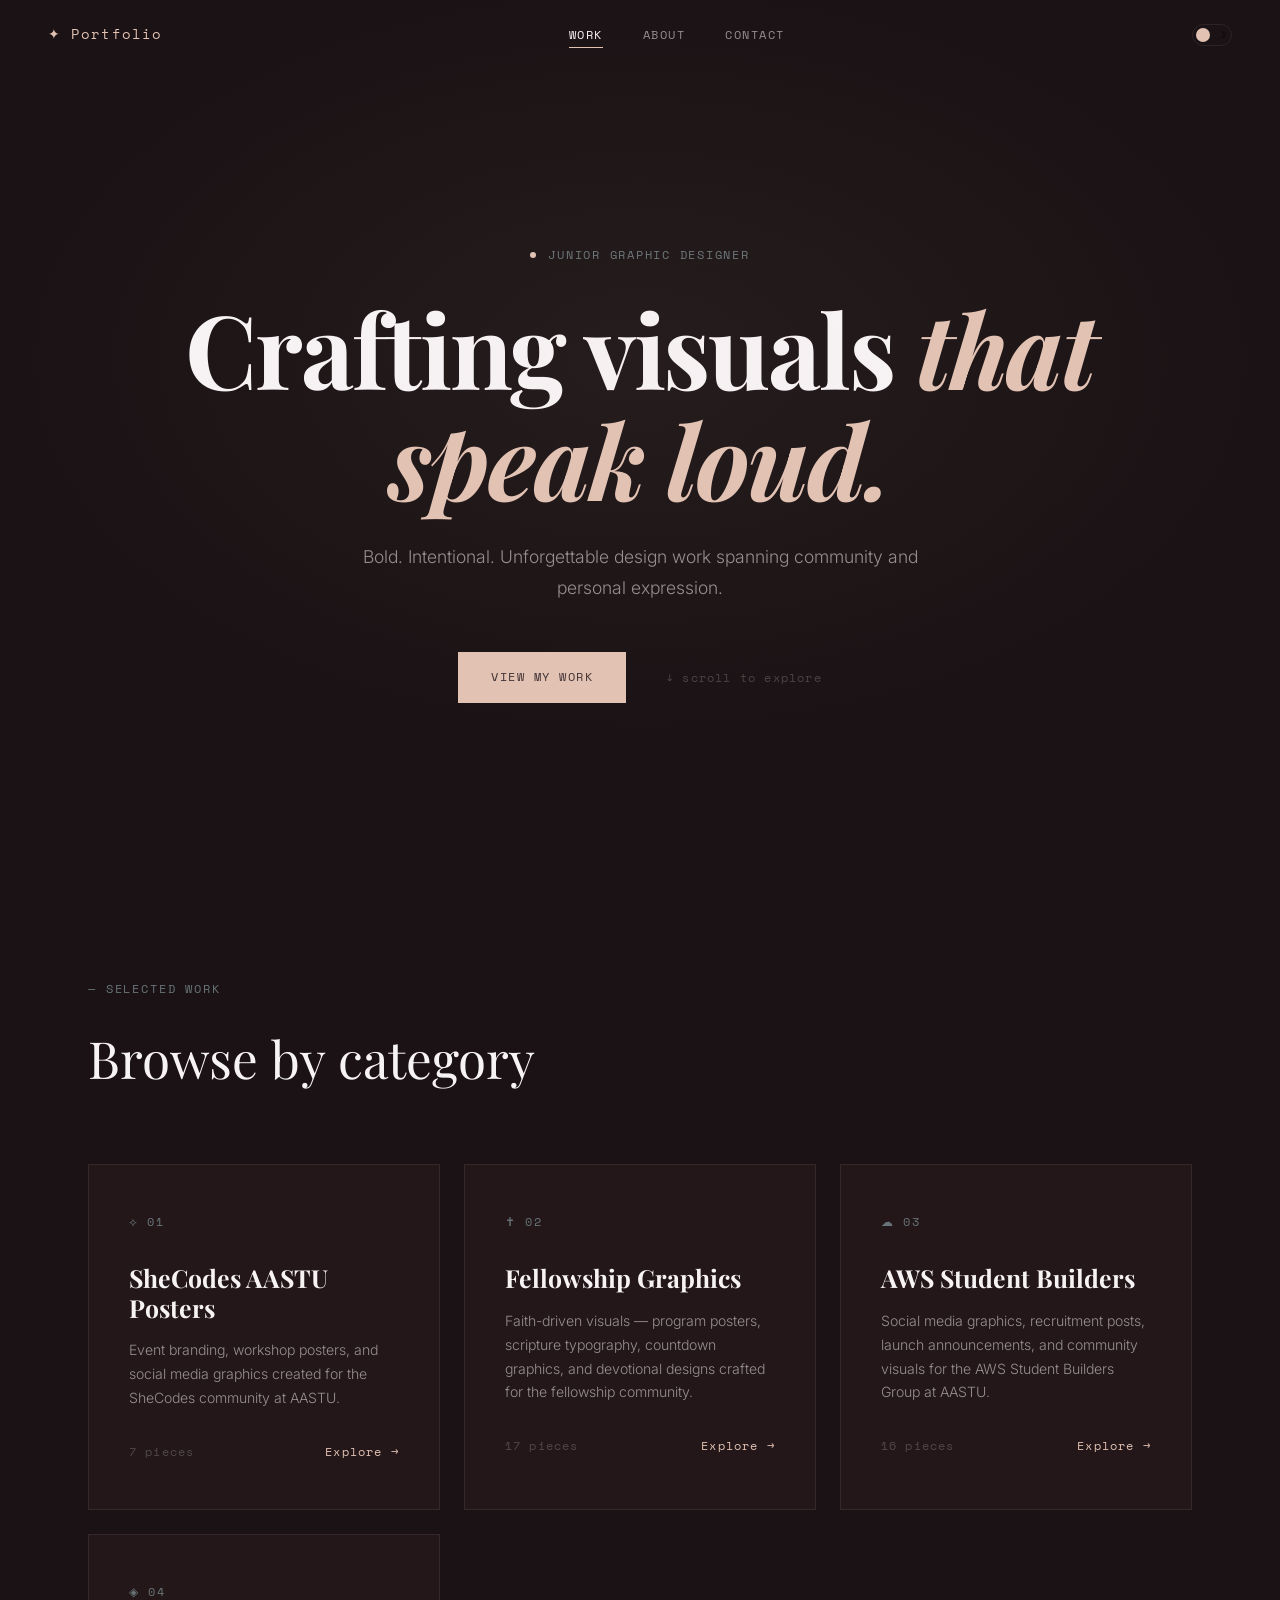
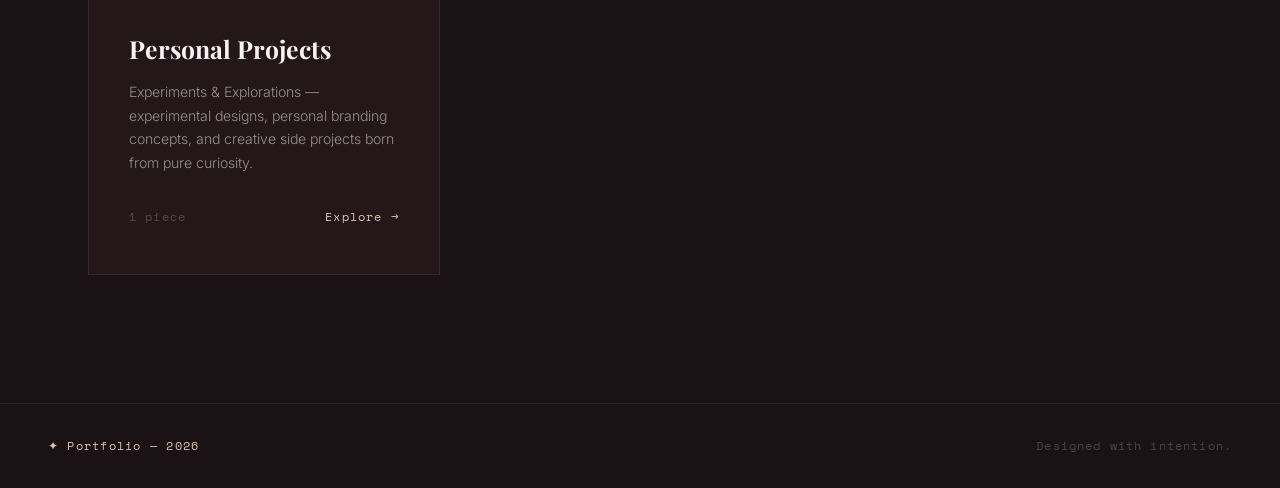
<file: index.html>
<!DOCTYPE html>
<html lang="en" data-theme="dark">
<head>
  <meta charset="UTF-8" />
  <meta name="viewport" content="width=device-width, initial-scale=1.0" />
  <title>Aster Teshome | Graphic Designer</title>
  <link rel="icon" type="image/webp" href="images/Favicon.webp" />
  <link rel="preconnect" href="https://fonts.googleapis.com" />
  <link rel="preconnect" href="https://fonts.gstatic.com" crossorigin />
  <link href="https://fonts.googleapis.com/css2?family=Playfair+Display:ital,wght@0,400;0,700;1,400&family=Space+Mono:wght@400;700&family=Inter:wght@300;400;500&display=swap" rel="stylesheet" />
  <link rel="stylesheet" href="pages/style.css" />
</head>
<body>

  <!-- NAV -->
  <nav class="nav" id="nav">
    <a href="index.html" class="nav-logo">✦ Portfolio</a>
    <div class="nav-links">
      <a href="index.html" class="nav-link active">Work</a>
      <a href="pages/about.html" class="nav-link">About</a>
      <a href="pages/contact.html" class="nav-link">Contact</a>
    </div>
    <div class="nav-right">
      <!-- Theme toggle -->
      <button class="theme-toggle" id="themeToggle" aria-label="Toggle light/dark mode">
        <span class="theme-toggle-icon theme-toggle-icon--dark">☽</span>
        <span class="theme-toggle-icon theme-toggle-icon--light">☀</span>
      </button>
      <!-- Mobile hamburger -->
      <button class="nav-toggle" id="navToggle" aria-label="Toggle menu">
        <span></span><span></span><span></span>
      </button>
    </div>
  </nav>

  <!-- HERO -->
  <section class="hero">
    <div class="hero-eyebrow">
      <span class="dot"></span>
      <span>Junior Graphic Designer</span>
    </div>
    <h1 class="hero-title">
      Crafting visuals <em>that speak loud.</em>
    </h1>
    <p class="hero-sub">
      Bold. Intentional. Unforgettable design work spanning community and personal expression.
    </p>
    <div class="hero-cta">
      <a href="#work" class="btn btn-primary">View My Work</a>
      <span class="scroll-hint">↓ scroll to explore</span>
    </div>
  </section>

  <!-- WORK SECTION -->
  <section class="work" id="work">
    <div class="section-label">— SELECTED WORK</div>
    <h2 class="section-title">Browse by category</h2>

    <div class="cards">

      <!-- Card 01 — SheCodes -->
      <a href="pages/shecodes.html" class="card">
        <div class="card-number">⟡ 01</div>
        <div class="card-content">
          <h3 class="card-title">SheCodes AASTU Posters</h3>
          <p class="card-desc">Event branding, workshop posters, and social media graphics created for the SheCodes community at AASTU.</p>
          <div class="card-meta">
            <span class="card-count">7 pieces</span>
            <span class="card-cta">Explore →</span>
          </div>
        </div>
      </a>

      <!-- Card 02 — Fellowship Graphics -->
      <a href="pages/fellowship.html" class="card">
        <div class="card-number">✝ 02</div>
        <div class="card-content">
          <h3 class="card-title">Fellowship Graphics</h3>
          <p class="card-desc">Faith-driven visuals — program posters, scripture typography, countdown graphics, and devotional designs crafted for the fellowship community.</p>
          <div class="card-meta">
            <span class="card-count">17 pieces</span>
            <span class="card-cta">Explore →</span>
          </div>
        </div>
      </a>

      <!-- Card 03 — AWS Student Builders -->
      <a href="pages/aws.html" class="card">
        <div class="card-number">☁ 03</div>
        <div class="card-content">
          <h3 class="card-title">AWS Student Builders</h3>
          <p class="card-desc">Social media graphics, recruitment posts, launch announcements, and community visuals for the AWS Student Builders Group at AASTU.</p>
          <div class="card-meta">
            <span class="card-count">16 pieces</span>
            <span class="card-cta">Explore →</span>
          </div>
        </div>
      </a>

      <!-- Card 04 — Personal -->
      <a href="pages/personal.html" class="card">
        <div class="card-number">◈ 04</div>
        <div class="card-content">
          <h3 class="card-title">Personal Projects</h3>
          <p class="card-desc">Experiments &amp; Explorations — experimental designs, personal branding concepts, and creative side projects born from pure curiosity.</p>
          <div class="card-meta">
            <span class="card-count">1 piece</span>
            <span class="card-cta">Explore →</span>
          </div>
        </div>
      </a>

    </div>
  </section>

  <!-- FOOTER -->
  <footer class="footer">
    <div class="footer-inner">
      <span class="footer-logo">✦ Portfolio — 2026</span>
      <span class="footer-tagline">Designed with intention.</span>
    </div>
  </footer>

  <script src="pages/script.js"></script>
</body>
</html>
</file>
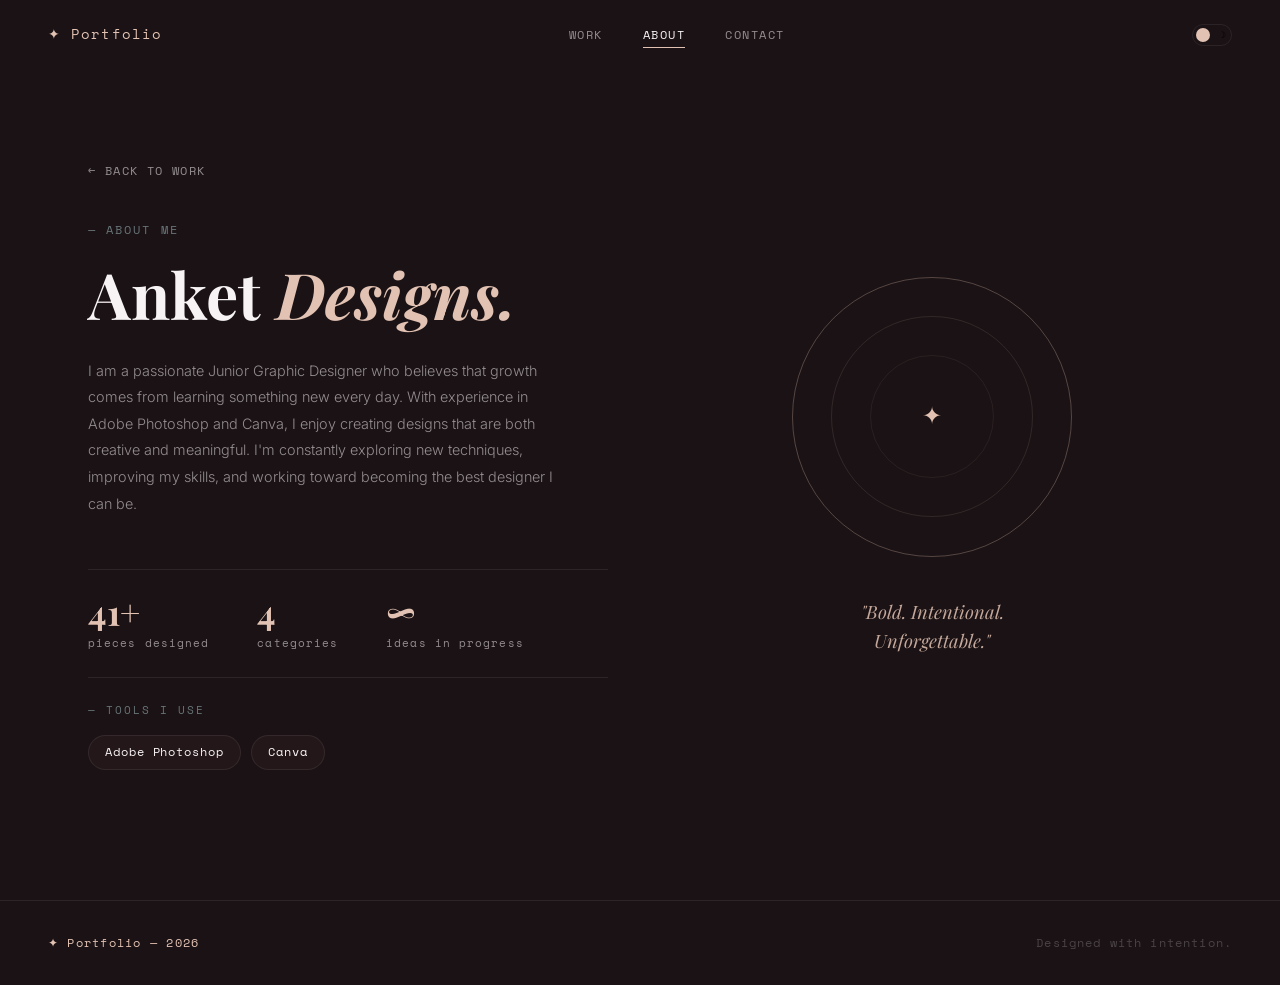
<file: pages/about.html>
<!DOCTYPE html>
<html lang="en">
<head>
  <meta charset="UTF-8" />
  <meta name="viewport" content="width=device-width, initial-scale=1.0" />
  <title>About | Aster Teshome</title>
  <link rel="icon" type="image/webp" href="../images/Favicon.webp" />
  <link rel="preconnect" href="https://fonts.googleapis.com" />
  <link rel="preconnect" href="https://fonts.gstatic.com" crossorigin />
  <link href="https://fonts.googleapis.com/css2?family=Playfair+Display:ital,wght@0,400;0,700;1,400&family=Space+Mono:wght@400;700&family=Inter:wght@300;400;500&display=swap" rel="stylesheet" />
  <link rel="stylesheet" href="style.css" />
  <link rel="stylesheet" href="about.css" />
</head>
<body>

  <!-- NAV -->
  <nav class="nav" id="nav">
    <a href="../index.html" class="nav-logo">✦ Portfolio</a>
    <div class="nav-links">
      <a href="../index.html" class="nav-link">Work</a>
      <a href="about.html" class="nav-link active">About</a>
      <a href="contact.html" class="nav-link">Contact</a>
    </div>
    <div class="nav-right">
      <button class="theme-toggle" id="themeToggle" aria-label="Toggle light/dark mode">
        <span class="theme-toggle-icon theme-toggle-icon--dark">☽</span>
        <span class="theme-toggle-icon theme-toggle-icon--light">☀</span>
      </button>
      <button class="nav-toggle" id="navToggle" aria-label="Toggle menu">
        <span></span><span></span><span></span>
      </button>
    </div>
  </nav>

  <!-- ABOUT HERO -->
  <section class="about-hero">

    <!-- Left column -->
    <div class="about-left">

      <a href="../index.html" class="page-back fade-in">← Back to work</a>

      <p class="about-eyebrow fade-in">— About me</p>

      <h1 class="about-headline fade-in">
        Anket <em>Designs.</em>
      </h1>

      <p class="about-bio fade-in">
        I am a passionate Junior Graphic Designer who believes that growth comes from learning something new every day. With experience in Adobe Photoshop and Canva, I enjoy creating designs that are both creative and meaningful. I'm constantly exploring new techniques, improving my skills, and working toward becoming the best designer I can be.
      </p>

      <!-- Stats -->
      <div class="about-rule fade-in"></div>

      <div class="about-stats fade-in">
        <div class="stat">
          <span class="stat-number">41+</span>
          <span class="stat-label">Pieces designed</span>
        </div>
        <div class="stat">
          <span class="stat-number">4</span>
          <span class="stat-label">Categories</span>
        </div>
        <div class="stat">
          <span class="stat-number">∞</span>
          <span class="stat-label">Ideas in progress</span>
        </div>
      </div>

      <div class="about-rule fade-in"></div>

      <!-- Tools -->
      <div class="about-tools fade-in">
        <p class="tools-label">— Tools I use</p>
        <div class="tools-list">
          <span class="tool-pill">Adobe Photoshop</span>
          <span class="tool-pill">Canva</span>
        </div>
      </div>

    </div>

    <!-- Right column -->
    <div class="about-right fade-in">
      <div class="about-orb">
        <div class="orb-ring orb-ring--1"></div>
        <div class="orb-ring orb-ring--2"></div>
        <div class="orb-ring orb-ring--3"></div>
        <span class="orb-star">✦</span>
      </div>
      <p class="about-quote">"Bold. Intentional.<br />Unforgettable."</p>
    </div>

  </section>

  <!-- FOOTER -->
  <footer class="footer">
    <div class="footer-inner">
      <span class="footer-logo">✦ Portfolio — 2026</span>
      <span class="footer-tagline">Designed with intention.</span>
    </div>
  </footer>

  <script src="script.js"></script>
  <script src="about.js"></script>
</body>
</html>
</file>
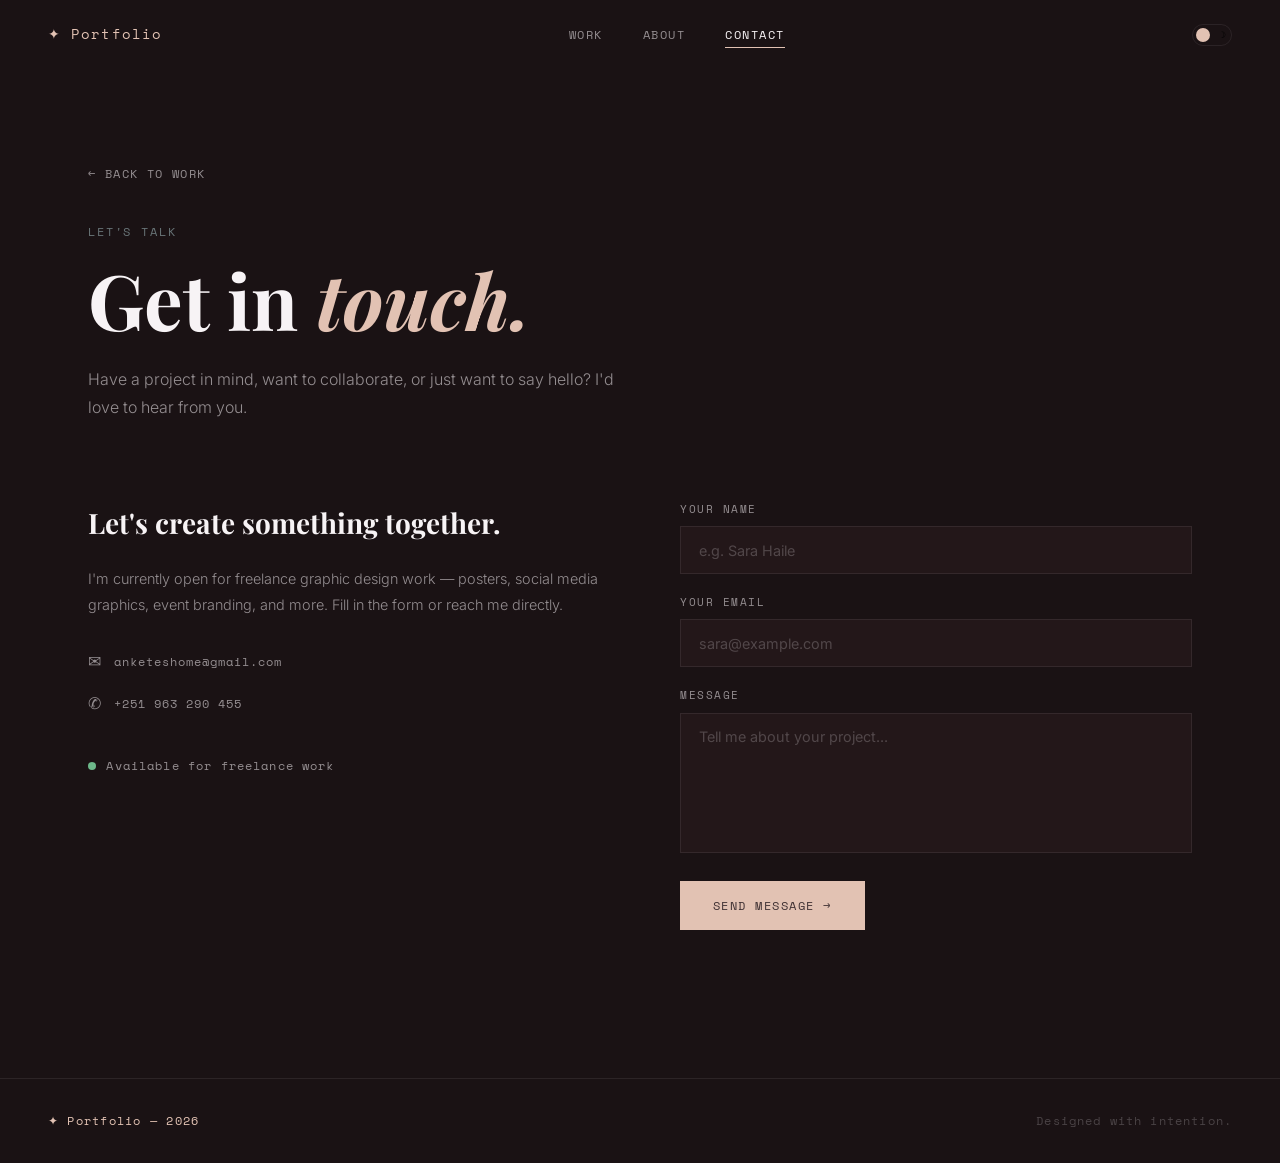
<file: pages/contact.html>
<!DOCTYPE html>
<html lang="en">
<head>
  <meta charset="UTF-8" />
  <meta name="viewport" content="width=device-width, initial-scale=1.0" />
  <title>Contact | Aster Teshome</title>
  <link rel="icon" type="image/webp" href="../images/Favicon.webp" />
  <link rel="preconnect" href="https://fonts.googleapis.com" />
  <link rel="preconnect" href="https://fonts.gstatic.com" crossorigin />
  <link href="https://fonts.googleapis.com/css2?family=Playfair+Display:ital,wght@0,400;0,700;1,400&family=Space+Mono:wght@400;700&family=Inter:wght@300;400;500&display=swap" rel="stylesheet" />
  <link rel="stylesheet" href="style.css" />
  <link rel="stylesheet" href="contact.css" />
</head>
<body>

  <!-- NAV -->
  <nav class="nav" id="nav">
    <a href="../index.html" class="nav-logo">✦ Portfolio</a>
    <div class="nav-links">
      <a href="../index.html" class="nav-link">Work</a>
      <a href="about.html" class="nav-link">About</a>
      <a href="contact.html" class="nav-link active">Contact</a>
    </div>
    <div class="nav-right">
      <button class="theme-toggle" id="themeToggle" aria-label="Toggle light/dark mode">
        <span class="theme-toggle-icon theme-toggle-icon--dark">☽</span>
        <span class="theme-toggle-icon theme-toggle-icon--light">☀</span>
      </button>
      <button class="nav-toggle" id="navToggle" aria-label="Toggle menu">
        <span></span><span></span><span></span>
      </button>
    </div>
  </nav>

  <!-- PAGE HEADER -->
  <header class="page-header">
    <a href="../index.html" class="page-back fade-in">← Back to work</a>
    <p class="page-eyebrow fade-in">Let's talk</p>
    <h1 class="page-title fade-in">Get in <em>touch.</em></h1>
    <p class="page-desc fade-in">
      Have a project in mind, want to collaborate, or just want to say hello? I'd love to hear from you.
    </p>
  </header>

  <!-- CONTACT CONTENT -->
  <section class="contact-grid">

    <!-- Left — info -->
    <div class="contact-info fade-in">
      <h2>Let's create something together.</h2>
      <p>
        I'm currently open for freelance graphic design work — posters, social media graphics, event branding, and more. Fill in the form or reach me directly.
      </p>

      <div class="contact-links">
        <a href="mailto:anketeshome@gmail.com" class="contact-link">
          <span class="contact-link-icon">✉</span>
          anketeshome@gmail.com
        </a>
        <a href="tel:+251963290455" class="contact-link">
          <span class="contact-link-icon">✆</span>
          +251 963 290 455
        </a>
      </div>

      <div class="contact-availability">
        <span class="avail-dot"></span>
        <span>Available for freelance work</span>
      </div>
    </div>

    <!-- Right — form -->
    <div class="contact-form-wrap fade-in">
      <form id="contact-form" novalidate>

        <div class="form-group">
          <label for="name">Your Name</label>
          <input type="text" id="name" name="name"
                 placeholder="e.g. Sara Haile" required />
        </div>

        <div class="form-group">
          <label for="email">Your Email</label>
          <input type="email" id="email" name="email"
                 placeholder="sara@example.com" required />
        </div>

        <div class="form-group">
          <label for="message">Message</label>
          <textarea id="message" name="message"
                    placeholder="Tell me about your project..." required></textarea>
        </div>

        <div class="form-submit">
          <button type="submit" class="btn btn-primary" id="submitBtn">
            Send Message →
          </button>
        </div>

        <!-- Toast confirmation -->
        <div class="form-toast" id="formToast" aria-live="polite"></div>

      </form>
    </div>

  </section>

  <!-- FOOTER -->
  <footer class="footer">
    <div class="footer-inner">
      <span class="footer-logo">✦ Portfolio — 2026</span>
      <span class="footer-tagline">Designed with intention.</span>
    </div>
  </footer>

  <script src="script.js"></script>
  <script src="contact.js"></script>
</body>
</html>
</file>
<file: pages/style.css>
/* =============================================
   ASTER TESHOME — GRAPHIX PORTFOLIO
   Global Styles
   ============================================= */

*, *::before, *::after {
  box-sizing: border-box;
  margin: 0;
  padding: 0;
}

/* ── DARK MODE (default) ── */
:root {
  --bg: #1a1214;
  --bg-2: #201618;
  --bg-card: #231719;
  --border: rgba(247, 243, 245, 0.08);
  --border-hover: rgba(226, 194, 179, 0.45);
  --cream: #F7F3F5;
  --blush: #E2C2B3;
  --slate: #687477;
  --dark: #403234;
  --white: #F7F3F5;
  --white-dim: rgba(247, 243, 245, 0.55);
  --white-faint: rgba(247, 243, 245, 0.22);
  --accent: #E2C2B3;
  --accent-dark: #c9a08e;
  --nav-scrolled-bg: rgba(26, 18, 20, 0.92);
  --card-hover-bg: #2a1d1f;
  --mobile-nav-bg: #1a1214;
  --font-serif: 'Playfair Display', Georgia, serif;
  --font-mono: 'Space Mono', 'Courier New', monospace;
  --font-sans: 'Inter', system-ui, sans-serif;
  --radius: 2px;
  --transition: 0.35s cubic-bezier(0.4, 0, 0.2, 1);
}

/* ── LIGHT MODE ── */
[data-theme="light"] {
  --bg: #e8e0dd;
  --bg-2: #dfd6d2;
  --bg-card: #d6ccc8;
  --border: rgba(64, 50, 52, 0.12);
  --border-hover: rgba(202, 162, 150, 0.45);
  --cream: #2a1a1c;
  --blush: #CAA296;
  --slate: #687477;
  --dark: #e8e0dd;
  --white: #2a1a1c;
  --white-dim: rgba(42, 26, 28, 0.6);
  --white-faint: rgba(42, 26, 28, 0.35);
  --accent: #CAA296;
  --accent-dark: #a8796a;
  --nav-scrolled-bg: rgba(232, 224, 221, 0.92);
  --card-hover-bg: #cec3be;
  --mobile-nav-bg: #e8e0dd;
}

html {
  scroll-behavior: smooth;
}

body {
  background-color: var(--bg);
  color: var(--white);
  font-family: var(--font-sans);
  font-weight: 300;
  line-height: 1.6;
  min-height: 100vh;
  overflow-x: hidden;
}

a {
  color: inherit;
  text-decoration: none;
}

img {
  display: block;
  max-width: 100%;
}

/* =============================================
   SCROLLBAR
   ============================================= */
::-webkit-scrollbar { width: 6px; }
::-webkit-scrollbar-track { background: var(--bg); }
::-webkit-scrollbar-thumb { background: var(--slate); border-radius: 3px; }

/* =============================================
   NAV
   ============================================= */
.nav {
  position: fixed;
  top: 0;
  left: 0;
  right: 0;
  z-index: 100;
  display: flex;
  align-items: center;
  justify-content: space-between;
  padding: 1.5rem 3rem;
  background: transparent;
  transition: background var(--transition), padding var(--transition);
}

.nav.scrolled {
  background: var(--nav-scrolled-bg);
  backdrop-filter: blur(12px);
  -webkit-backdrop-filter: blur(12px);
  padding: 1rem 3rem;
  border-bottom: 1px solid var(--border);
}

.nav-logo {
  font-family: var(--font-mono);
  font-size: 0.85rem;
  letter-spacing: 0.08em;
  color: var(--accent);
  transition: opacity var(--transition);
}
.nav-logo:hover { opacity: 0.7; }

.nav-links {
  display: flex;
  gap: 2.5rem;
}

.nav-link {
  font-family: var(--font-mono);
  font-size: 0.78rem;
  letter-spacing: 0.12em;
  text-transform: uppercase;
  color: var(--white-dim);
  transition: color var(--transition);
  position: relative;
}
.nav-link::after {
  content: '';
  position: absolute;
  bottom: -3px;
  left: 0;
  width: 0;
  height: 1px;
  background: var(--accent);
  transition: width var(--transition);
}
.nav-link:hover,
.nav-link.active {
  color: var(--white);
}
.nav-link:hover::after,
.nav-link.active::after {
  width: 100%;
}

/* Right-side nav cluster: toggle + hamburger */
.nav-right {
  display: flex;
  align-items: center;
  gap: 1rem;
}

.nav-toggle {
  display: none;
  flex-direction: column;
  gap: 5px;
  background: none;
  border: none;
  cursor: pointer;
  padding: 4px;
}
.nav-toggle span {
  display: block;
  width: 24px;
  height: 1px;
  background: var(--white);
  transition: transform var(--transition), opacity var(--transition);
}

/* =============================================
   HERO
   ============================================= */
.hero {
  min-height: 100vh;
  display: flex;
  flex-direction: column;
  justify-content: center;
  align-items: center;
  text-align: center;
  padding: 8rem 3rem 5rem;
  position: relative;
}

.hero::before {
  content: '';
  position: absolute;
  inset: 0;
  background: radial-gradient(ellipse 70% 60% at 50% 40%, rgba(226, 194, 179, 0.06) 0%, transparent 70%);
  pointer-events: none;
}

.hero-eyebrow {
  display: flex;
  align-items: center;
  gap: 0.75rem;
  font-family: var(--font-mono);
  font-size: 0.78rem;
  letter-spacing: 0.14em;
  text-transform: uppercase;
  color: var(--slate);
  margin-bottom: 1.75rem;
}
.dot {
  width: 6px;
  height: 6px;
  border-radius: 50%;
  background: var(--accent);
  flex-shrink: 0;
  animation: pulse 2.5s ease-in-out infinite;
}
@keyframes pulse {
  0%, 100% { opacity: 1; transform: scale(1); }
  50% { opacity: 0.4; transform: scale(0.7); }
}

.hero-title {
  font-family: var(--font-serif);
  font-size: clamp(3rem, 8vw, 7.5rem);
  font-weight: 700;
  line-height: 1.08;
  letter-spacing: -0.02em;
  color: var(--cream);
  margin-bottom: 1.75rem;
  max-width: 14ch;
}
.hero-title em {
  font-style: italic;
  color: var(--blush);
}

.hero-sub {
  font-size: clamp(0.95rem, 1.5vw, 1.1rem);
  color: var(--white-dim);
  line-height: 1.75;
  max-width: 52ch;
  margin-bottom: 3rem;
}

.hero-cta {
  display: flex;
  align-items: center;
  justify-content: center;
  gap: 2.5rem;
}

.btn {
  display: inline-block;
  font-family: var(--font-mono);
  font-size: 0.78rem;
  letter-spacing: 0.12em;
  text-transform: uppercase;
  padding: 0.9rem 2rem;
  border: 1px solid;
  transition: background var(--transition), color var(--transition), border-color var(--transition);
  cursor: pointer;
}

.btn-primary {
  background: var(--blush);
  color: var(--dark);
  border-color: var(--blush);
}
.btn-primary:hover {
  background: transparent;
  color: var(--blush);
}

.btn-secondary {
  background: transparent;
  color: var(--white);
  border-color: var(--border);
}
.btn-secondary:hover {
  border-color: var(--blush);
  color: var(--blush);
}

.scroll-hint {
  font-family: var(--font-mono);
  font-size: 0.75rem;
  letter-spacing: 0.1em;
  color: var(--white-faint);
}

/* =============================================
   WORK SECTION
   ============================================= */
.work {
  padding: 5rem 3rem 8rem;
  max-width: 1200px;
  margin: 0 auto;
}

.section-label {
  font-family: var(--font-mono);
  font-size: 0.72rem;
  letter-spacing: 0.16em;
  text-transform: uppercase;
  color: var(--slate);
  margin-bottom: 1.2rem;
}

.section-title {
  font-family: var(--font-serif);
  font-size: clamp(2rem, 4vw, 3.2rem);
  font-weight: 400;
  color: var(--cream);
  margin-bottom: 4rem;
}

.cards {
  display: grid;
  grid-template-columns: repeat(auto-fit, minmax(320px, 1fr));
  gap: 1.5rem;
}

.card {
  display: block;
  background: var(--bg-card);
  border: 1px solid var(--border);
  padding: 3rem 2.5rem;
  transition: border-color var(--transition), background var(--transition), transform var(--transition);
  position: relative;
  overflow: hidden;
}
.card::before {
  content: '';
  position: absolute;
  bottom: 0;
  left: 0;
  right: 0;
  height: 2px;
  background: var(--blush);
  transform: scaleX(0);
  transform-origin: left;
  transition: transform var(--transition);
}
.card:hover {
  border-color: var(--border-hover);
  background: var(--card-hover-bg);
  transform: translateY(-4px);
}
.card:hover::before {
  transform: scaleX(1);
}

.card-number {
  font-family: var(--font-mono);
  font-size: 0.72rem;
  letter-spacing: 0.14em;
  color: var(--slate);
  margin-bottom: 2rem;
}

.card-title {
  font-family: var(--font-serif);
  font-size: 1.55rem;
  font-weight: 700;
  color: var(--cream);
  line-height: 1.2;
  margin-bottom: 1rem;
}

.card-desc {
  font-size: 0.88rem;
  color: var(--white-dim);
  line-height: 1.7;
  margin-bottom: 2rem;
}

.card-meta {
  display: flex;
  justify-content: space-between;
  align-items: center;
}

.card-count {
  font-family: var(--font-mono);
  font-size: 0.72rem;
  letter-spacing: 0.1em;
  color: var(--white-faint);
}

.card-cta {
  font-family: var(--font-mono);
  font-size: 0.75rem;
  letter-spacing: 0.1em;
  color: var(--blush);
  transition: letter-spacing var(--transition);
}
.card:hover .card-cta {
  letter-spacing: 0.18em;
}

/* =============================================
   FOOTER
   ============================================= */
.footer {
  border-top: 1px solid var(--border);
  padding: 2rem 3rem;
}
.footer-inner {
  max-width: 1200px;
  margin: 0 auto;
  display: flex;
  justify-content: space-between;
  align-items: center;
}
.footer-logo {
  font-family: var(--font-mono);
  font-size: 0.78rem;
  letter-spacing: 0.1em;
  color: var(--blush);
}
.footer-tagline {
  font-family: var(--font-mono);
  font-size: 0.72rem;
  letter-spacing: 0.1em;
  color: var(--white-faint);
}

/* =============================================
   PAGE HEADER (shared across sub-pages)
   ============================================= */
.page-header {
  padding: 10rem 3rem 5rem;
  max-width: 1200px;
  margin: 0 auto;
}
.page-back {
  display: inline-flex;
  align-items: center;
  gap: 0.5rem;
  font-family: var(--font-mono);
  font-size: 0.72rem;
  letter-spacing: 0.12em;
  text-transform: uppercase;
  color: var(--white-dim);
  margin-bottom: 2.5rem;
  transition: color var(--transition);
}
.page-back:hover { color: var(--blush); }

.page-eyebrow {
  font-family: var(--font-mono);
  font-size: 0.72rem;
  letter-spacing: 0.16em;
  text-transform: uppercase;
  color: var(--slate);
  margin-bottom: 1rem;
}

.page-title {
  font-family: var(--font-serif);
  font-size: clamp(2.5rem, 6vw, 5.5rem);
  font-weight: 700;
  line-height: 1.08;
  color: var(--cream);
  margin-bottom: 1.5rem;
}
.page-title em {
  font-style: italic;
  color: var(--blush);
}

.page-desc {
  font-size: 1rem;
  color: var(--white-dim);
  max-width: 55ch;
  line-height: 1.75;
}

/* =============================================
   GALLERY GRID (shared)
   ============================================= */
.gallery-section {
  padding: 0 3rem 8rem;
  max-width: 1200px;
  margin: 0 auto;
}

.gallery-grid {
  display: grid;
  grid-template-columns: repeat(auto-fill, minmax(340px, 1fr));
  gap: 12px;
  background: transparent;
}

.gallery-item {
  background: var(--bg-card);
  position: relative;
  overflow: hidden;
  cursor: pointer;
  aspect-ratio: 4 / 3;
}
.gallery-item img {
  width: 100%;
  height: 100%;
  object-fit: cover;
  transition: transform 0.6s cubic-bezier(0.4, 0, 0.2, 1), filter 0.6s ease;
  filter: saturate(0.85);
}
.gallery-item:hover img {
  transform: scale(1.05);
  filter: saturate(1);
}
.gallery-item-overlay {
  position: absolute;
  inset: 0;
  background: linear-gradient(to top, rgba(0,0,0,0.85) 0%, transparent 50%);
  opacity: 0;
  transition: opacity var(--transition);
  display: flex;
  flex-direction: column;
  justify-content: flex-end;
  padding: 1.75rem;
}
.gallery-item:hover .gallery-item-overlay {
  opacity: 1;
}
.gallery-item-title {
  font-family: var(--font-serif);
  font-size: 1rem;
  color: var(--cream);
  line-height: 1.35;
  margin-bottom: 0.35rem;
}
.gallery-item-tag {
  font-family: var(--font-mono);
  font-size: 0.65rem;
  letter-spacing: 0.12em;
  text-transform: uppercase;
  color: var(--blush);
}

/* =============================================
   LIGHTBOX
   ============================================= */
.lightbox {
  position: fixed;
  inset: 0;
  z-index: 200;
  background: rgba(26, 18, 20, 0.95);
  display: flex;
  flex-direction: column;
  align-items: center;
  justify-content: center;
  gap: 1.25rem;
  opacity: 0;
  pointer-events: none;
  transition: opacity 0.3s ease;
}
.lightbox.active {
  opacity: 1;
  pointer-events: all;
}
.lightbox-img {
  max-width: 88vw;
  max-height: 78vh;
  object-fit: contain;
  border: 1px solid rgba(247, 243, 245, 0.15);
  display: block;
}
.lightbox-close {
  position: absolute;
  top: 1.5rem;
  right: 2rem;
  font-family: var(--font-mono);
  font-size: 1.5rem;
  color: rgba(247, 243, 245, 0.6);
  background: none;
  border: none;
  cursor: pointer;
  transition: color var(--transition);
}
.lightbox-close:hover { color: var(--blush); }
.lightbox-caption {
  font-family: var(--font-mono);
  font-size: 0.72rem;
  letter-spacing: 0.1em;
  color: rgba(247, 243, 245, 0.5);
  text-align: center;
  max-width: 60ch;
  /* no longer absolutely positioned — sits in flow below the image */
}
.lightbox-nav {
  position: absolute;
  top: 50%;
  transform: translateY(-50%);
  font-family: var(--font-mono);
  font-size: 1.2rem;
  color: rgba(247, 243, 245, 0.5);
  background: none;
  border: none;
  cursor: pointer;
  transition: color var(--transition);
  padding: 1rem;
}
.lightbox-nav:hover { color: var(--blush); }
.lightbox-prev { left: 1.5rem; }
.lightbox-next { right: 1.5rem; }

/* =============================================
   ABOUT PAGE
   ============================================= */
.about-grid {
  display: grid;
  grid-template-columns: 1fr 1fr;
  gap: 5rem;
  padding: 0 3rem 8rem;
  max-width: 1200px;
  margin: 0 auto;
  align-items: start;
}

.about-text h2 {
  font-family: var(--font-serif);
  font-size: 2rem;
  font-weight: 700;
  color: var(--cream);
  margin-bottom: 1.5rem;
}
.about-text p {
  font-size: 0.95rem;
  color: var(--white-dim);
  line-height: 1.85;
  margin-bottom: 1.25rem;
}
.about-text .gold-rule {
  width: 40px;
  height: 1px;
  background: var(--blush);
  margin: 2rem 0;
}

.about-skills h3 {
  font-family: var(--font-mono);
  font-size: 0.72rem;
  letter-spacing: 0.16em;
  text-transform: uppercase;
  color: var(--slate);
  margin-bottom: 1.5rem;
}
.skill-list {
  list-style: none;
  display: flex;
  flex-direction: column;
  gap: 0.75rem;
}
.skill-list li {
  display: flex;
  align-items: center;
  gap: 0.75rem;
  font-size: 0.88rem;
  color: var(--white-dim);
}
.skill-list li::before {
  content: '—';
  color: var(--gold);
  font-family: var(--font-mono);
  font-size: 0.75rem;
}

/* =============================================
   CONTACT PAGE
   ============================================= */
.contact-grid {
  display: grid;
  grid-template-columns: 1fr 1fr;
  gap: 5rem;
  padding: 0 3rem 8rem;
  max-width: 1200px;
  margin: 0 auto;
}

.contact-info h2 {
  font-family: var(--font-serif);
  font-size: 1.75rem;
  font-weight: 700;
  color: var(--cream);
  margin-bottom: 1.25rem;
}
.contact-info p {
  font-size: 0.9rem;
  color: var(--white-dim);
  line-height: 1.8;
  margin-bottom: 2rem;
}
.contact-links {
  display: flex;
  flex-direction: column;
  gap: 1rem;
}
.contact-link {
  display: flex;
  align-items: center;
  gap: 0.75rem;
  font-family: var(--font-mono);
  font-size: 0.78rem;
  letter-spacing: 0.08em;
  color: var(--white-dim);
  transition: color var(--transition);
}
.contact-link:hover { color: var(--blush); }
.contact-link-icon {
  font-size: 1rem;
}

.contact-form {
  display: flex;
  flex-direction: column;
  gap: 1.25rem;
}

.form-group {
  display: flex;
  flex-direction: column;
  gap: 0.5rem;
}
.form-group label {
  font-family: var(--font-mono);
  font-size: 0.68rem;
  letter-spacing: 0.14em;
  text-transform: uppercase;
  color: var(--white-dim);
}
.form-group input,
.form-group textarea {
  background: var(--bg-card);
  border: 1px solid var(--border);
  color: var(--cream);
  font-family: var(--font-sans);
  font-size: 0.9rem;
  padding: 0.9rem 1.1rem;
  outline: none;
  resize: none;
  transition: border-color var(--transition);
}
.form-group input::placeholder,
.form-group textarea::placeholder {
  color: var(--white-faint);
}
.form-group input:focus,
.form-group textarea:focus {
  border-color: var(--blush);
}
.form-group textarea {
  min-height: 140px;
}

.form-submit {
  align-self: flex-start;
  margin-top: 0.5rem;
}

.form-msg {
  font-family: var(--font-mono);
  font-size: 0.75rem;
  letter-spacing: 0.08em;
  display: none;
}
.form-msg.success { color: #7ec897; }
.form-msg.error { color: #e07a7a; }

/* =============================================
   RESPONSIVE
   ============================================= */
.break-lg { display: block; }

@media (max-width: 900px) {
  .about-grid,
  .contact-grid {
    grid-template-columns: 1fr;
    gap: 3rem;
  }
  .break-lg { display: none; }
}

@media (max-width: 768px) {
  .nav { padding: 1.25rem 1.5rem; }
  .nav.scrolled { padding: 0.9rem 1.5rem; }
  .nav-links { display: none; }
  .nav-toggle { display: flex; }

  .hero { padding: 7rem 1.5rem 4rem; }
  .work { padding: 4rem 1.5rem 6rem; }
  .gallery-section,
  .about-grid,
  .contact-grid,
  .page-header { padding-left: 1.5rem; padding-right: 1.5rem; }
  .footer { padding: 1.5rem; }
  .footer-inner { flex-direction: column; gap: 0.5rem; text-align: center; }
  .hero-cta { flex-direction: column; align-items: center; gap: 1rem; }
  .gallery-grid { grid-template-columns: 1fr; }
}

/* Smooth theme color transitions */
body {
  transition: background-color 0.4s ease, color 0.4s ease;
}

/* Mobile nav open state */
.nav-open .nav-links {
  display: flex;
  flex-direction: column;
  position: fixed;
  inset: 0;
  background: var(--mobile-nav-bg);
  justify-content: center;
  align-items: center;
  gap: 2.5rem;
  z-index: 90;
}
.nav-open .nav-link {
  font-size: 1.1rem;
}
.nav-open .nav-toggle span:nth-child(1) {
  transform: translateY(6px) rotate(45deg);
}
.nav-open .nav-toggle span:nth-child(2) {
  opacity: 0;
}
.nav-open .nav-toggle span:nth-child(3) {
  transform: translateY(-6px) rotate(-45deg);
}

/* Light mode footer */
[data-theme="light"] .footer {
  background: #d9cfc9;
  border-top-color: rgba(64, 50, 52, 0.15);
}

/* =============================================
   THEME TOGGLE BUTTON
   ============================================= */
.theme-toggle {
  background: none;
  border: 1px solid var(--border);
  cursor: pointer;
  width: 40px;
  height: 22px;
  border-radius: 999px;
  position: relative;
  padding: 0;
  flex-shrink: 0;
  transition: border-color var(--transition), background var(--transition);
}
.theme-toggle:hover {
  border-color: var(--blush);
}
/* the sliding knob */
.theme-toggle::after {
  content: '';
  position: absolute;
  top: 3px;
  left: 3px;
  width: 14px;
  height: 14px;
  border-radius: 50%;
  background: var(--blush);
  transition: transform var(--transition), background var(--transition);
}
[data-theme="light"] .theme-toggle::after {
  transform: translateX(18px);
}
/* icon inside — sun / moon drawn with box-shadow trick */
.theme-toggle-icon {
  position: absolute;
  top: 50%;
  transform: translateY(-50%);
  font-size: 0.55rem;
  line-height: 1;
  pointer-events: none;
  transition: opacity var(--transition);
}
.theme-toggle-icon--dark {
  right: 5px;
  opacity: 1;
}
.theme-toggle-icon--light {
  left: 5px;
  opacity: 0;
}
[data-theme="light"] .theme-toggle-icon--dark  { opacity: 0; }
[data-theme="light"] .theme-toggle-icon--light { opacity: 1; }

/* =============================================
   FADE-IN ANIMATION
   ============================================= */
.fade-in {
  opacity: 0;
  transform: translateY(24px);
  transition: opacity 0.7s ease, transform 0.7s ease;
}
.fade-in.visible {
  opacity: 1;
  transform: none;
}
</file>
<file: pages/about.css>
/* =============================================
   ABOUT PAGE
   ============================================= */

.about-hero {
  min-height: 100vh;
  display: grid;
  grid-template-columns: 1fr 1fr;
  gap: 4rem;
  align-items: center;
  padding: 8rem 3rem 6rem;
  max-width: 1200px;
  margin: 0 auto;
}

/* ── Left column ── */
.about-left {
  display: flex;
  flex-direction: column;
  gap: 0;
}

.about-left .page-back {
  margin-bottom: 2.5rem;
}

.about-eyebrow {
  font-family: var(--font-mono);
  font-size: 0.72rem;
  letter-spacing: 0.18em;
  text-transform: uppercase;
  color: var(--slate);
  margin-bottom: 1.25rem;
}

.about-headline {
  font-family: var(--font-serif);
  font-size: clamp(2.6rem, 5vw, 4.5rem);
  font-weight: 700;
  line-height: 1.1;
  color: var(--cream);
  margin-bottom: 1.75rem;
}
.about-headline em {
  font-style: italic;
  color: var(--blush);
}

.about-bio {
  font-size: 0.9rem;
  color: var(--white-dim);
  line-height: 1.85;
  max-width: 54ch;
  margin-bottom: 1.75rem;
}

/* Divider rule */
.about-rule {
  width: 100%;
  height: 1px;
  background: var(--border);
  margin: 1.5rem 0;
}

/* ── Stats ── */
.about-stats {
  display: flex;
  gap: 3rem;
  align-items: flex-start;
}

.stat {
  display: flex;
  flex-direction: column;
  gap: 0.35rem;
}

.stat-number {
  font-family: var(--font-serif);
  font-size: 2.2rem;
  font-weight: 700;
  color: var(--blush);
  line-height: 1;
}

.stat-label {
  font-family: var(--font-mono);
  font-size: 0.68rem;
  letter-spacing: 0.1em;
  color: var(--white-dim);
  text-transform: lowercase;
}

/* ── Tools ── */
.about-tools {
  display: flex;
  flex-direction: column;
  gap: 1rem;
}

.tools-label {
  font-family: var(--font-mono);
  font-size: 0.68rem;
  letter-spacing: 0.18em;
  text-transform: uppercase;
  color: var(--slate);
}

.tools-list {
  display: flex;
  flex-wrap: wrap;
  gap: 0.65rem;
}

.tool-pill {
  font-family: var(--font-mono);
  font-size: 0.72rem;
  letter-spacing: 0.08em;
  color: var(--cream);
  border: 1px solid var(--border);
  padding: 0.45rem 1rem;
  border-radius: 999px;
  background: var(--bg-card);
  transition: border-color var(--transition), color var(--transition);
}
.tool-pill:hover {
  border-color: var(--blush);
  color: var(--blush);
}

/* ── Right column — orb ── */
.about-right {
  display: flex;
  flex-direction: column;
  align-items: center;
  gap: 2.5rem;
}

.about-orb {
  position: relative;
  width: 280px;
  height: 280px;
  display: flex;
  align-items: center;
  justify-content: center;
  flex-shrink: 0;
}

.orb-ring {
  position: absolute;
  border-radius: 50%;
  border: 1px solid rgba(226, 194, 179, 0.295);
}
.orb-ring--1 { width: 100%; height: 100%; }
.orb-ring--2 { width: 72%;  height: 72%;  border-color: rgba(226, 194, 179, 0.12); }
.orb-ring--3 { width: 44%;  height: 44%;  border-color: rgba(226, 194, 179, 0.08); }

.orb-star {
  font-size: 1.5rem;
  color: var(--blush);
  position: relative;
  z-index: 1;
  animation: orb-spin 8s linear infinite;
}
@keyframes orb-spin {
  from { transform: rotate(0deg); }
  to   { transform: rotate(360deg); }
}

.about-quote {
  font-family: var(--font-serif);
  font-style: italic;
  font-size: 1.15rem;
  color: var(--blush);
  text-align: center;
  line-height: 1.6;
  opacity: 0.85;
}

/* ── Light mode orb — darker rings so they show against warm background ── */
[data-theme="light"] .orb-ring--1 { border-color: rgba(154, 90, 66, 0.35); }
[data-theme="light"] .orb-ring--2 { border-color: rgba(154, 90, 66, 0.22); }
[data-theme="light"] .orb-ring--3 { border-color: rgba(154, 90, 66, 0.14); }

/* ── Responsive ── */
@media (max-width: 860px) {
  .about-hero {
    grid-template-columns: 1fr;
    padding: 7rem 1.5rem 5rem;
    gap: 3rem;
  }

  .about-right {
    order: -1;
  }

  .about-orb {
    width: 200px;
    height: 200px;
  }
}
</file>
<file: pages/contact.css>
/* Contact page — extends shared style.css */

/* Match the headline em style used on hero + about */
.page-title em {
  font-style: italic;
  color: var(--blush);
}

/* Availability badge */
.contact-availability {
  display: flex;
  align-items: center;
  gap: 0.65rem;
  margin-top: 2.5rem;
  font-family: var(--font-mono);
  font-size: 0.72rem;
  letter-spacing: 0.1em;
  color: var(--white-dim);
}

.avail-dot {
  width: 8px;
  height: 8px;
  border-radius: 50%;
  background: #6db88a;
  flex-shrink: 0;
  animation: avail-pulse 2.5s ease-in-out infinite;
}

@keyframes avail-pulse {
  0%, 100% { opacity: 1; box-shadow: 0 0 0 0 rgba(109, 184, 138, 0.4); }
  50%       { opacity: 0.7; box-shadow: 0 0 0 6px rgba(109, 184, 138, 0); }
}

/* Form wrapper */
.contact-form-wrap {
  display: flex;
  flex-direction: column;
}

.contact-form-wrap form {
  display: flex;
  flex-direction: column;
  gap: 1.25rem;
}

/* ── Toast ── */
.form-toast {
  max-height: 0;
  overflow: hidden;
  opacity: 0;
  font-family: var(--font-mono);
  font-size: 0.78rem;
  letter-spacing: 0.08em;
  border-left: 2px solid transparent;
  padding: 0 1.1rem;
  transition:
    max-height 0.4s ease,
    opacity    0.4s ease,
    margin-top 0.4s ease,
    padding    0.4s ease;
}
.form-toast--visible {
  max-height: 80px;
  opacity: 1;
  margin-top: 1rem;
  padding: 0.85rem 1.1rem;
}
.form-toast--hiding {
  opacity: 0;
  max-height: 0;
  margin-top: 0;
  padding: 0 1.1rem;
  transition:
    opacity    0.6s ease,
    max-height 0.6s ease 0.2s,
    margin-top 0.6s ease 0.2s,
    padding    0.6s ease 0.2s;
}
.form-toast--success {
  color: var(--blush);
  border-color: var(--blush);
  background: rgba(226, 194, 179, 0.06);
}
.form-toast--error {
  color: #e07a7a;
  border-color: rgba(224, 122, 122, 0.5);
  background: rgba(224, 122, 122, 0.06);
}

/* Disabled submit while sending */
#submitBtn:disabled {
  opacity: 0.55;
  cursor: not-allowed;
}
</file>
